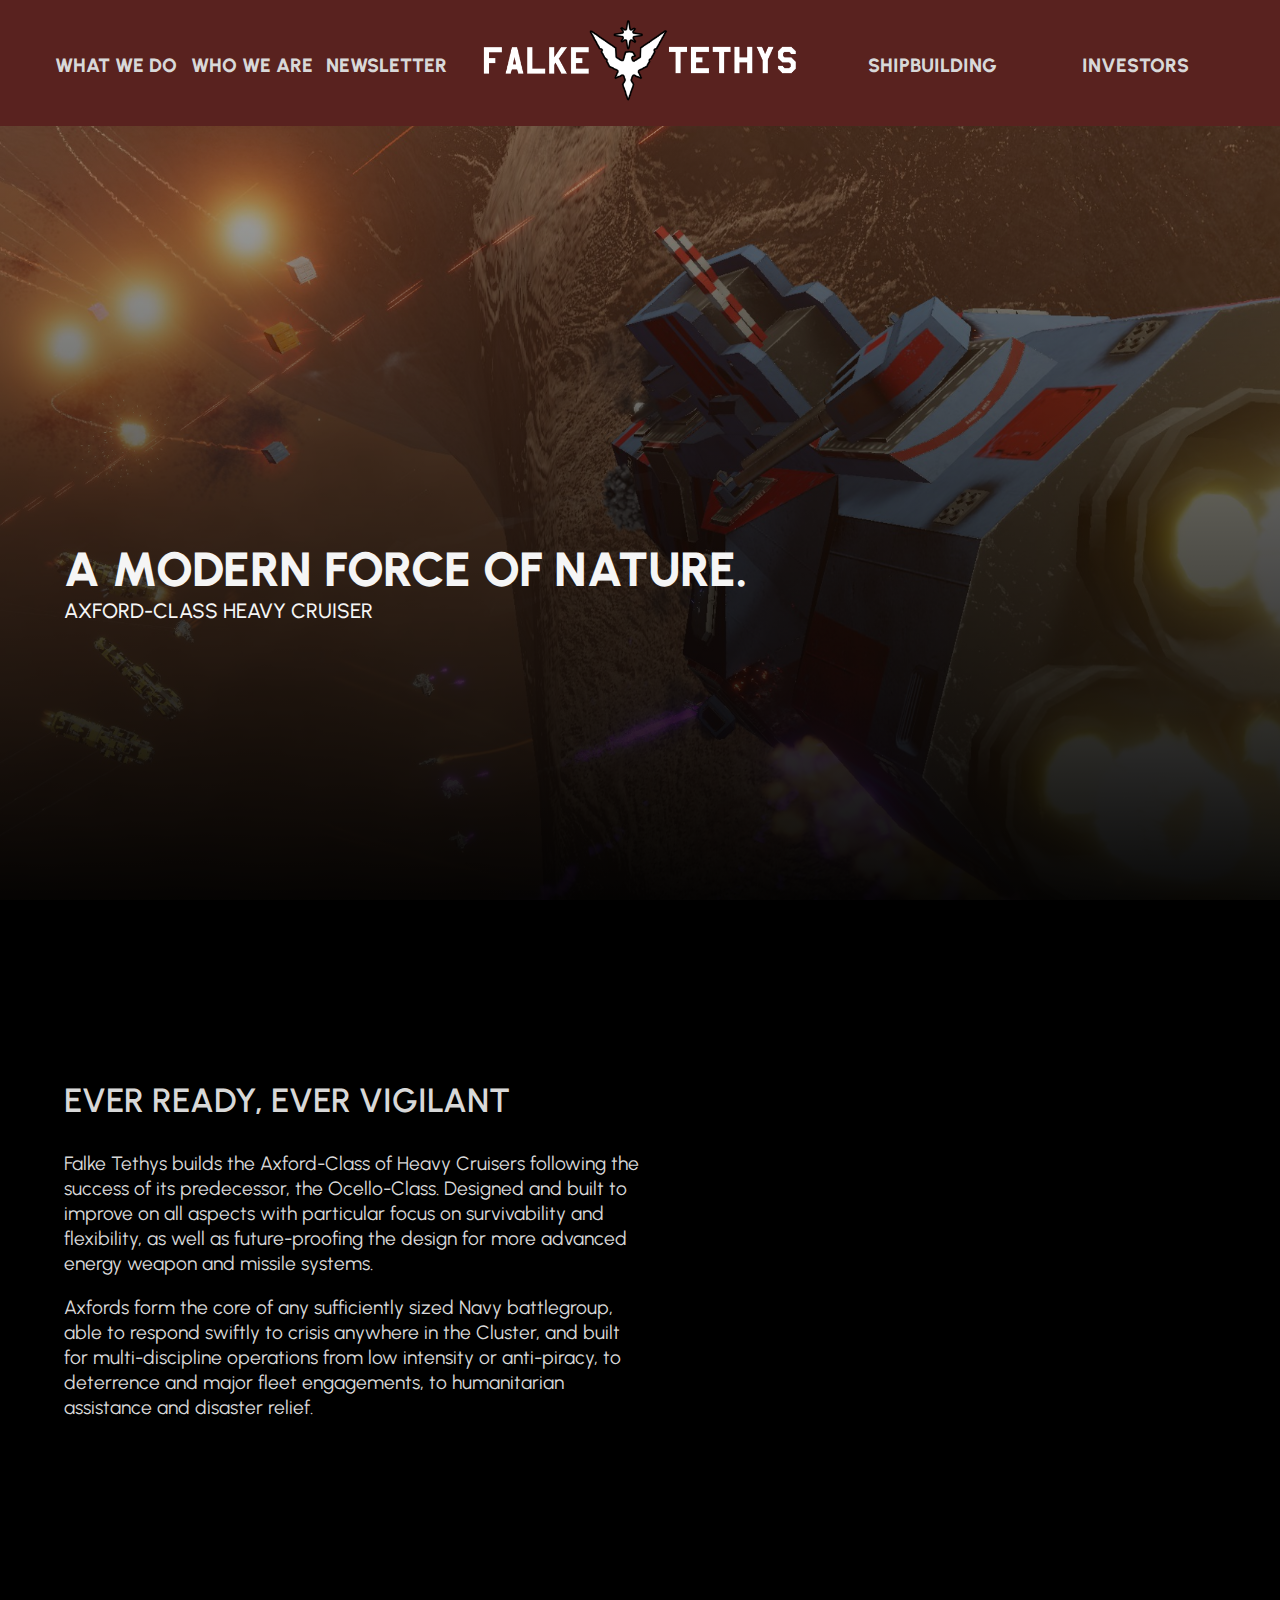
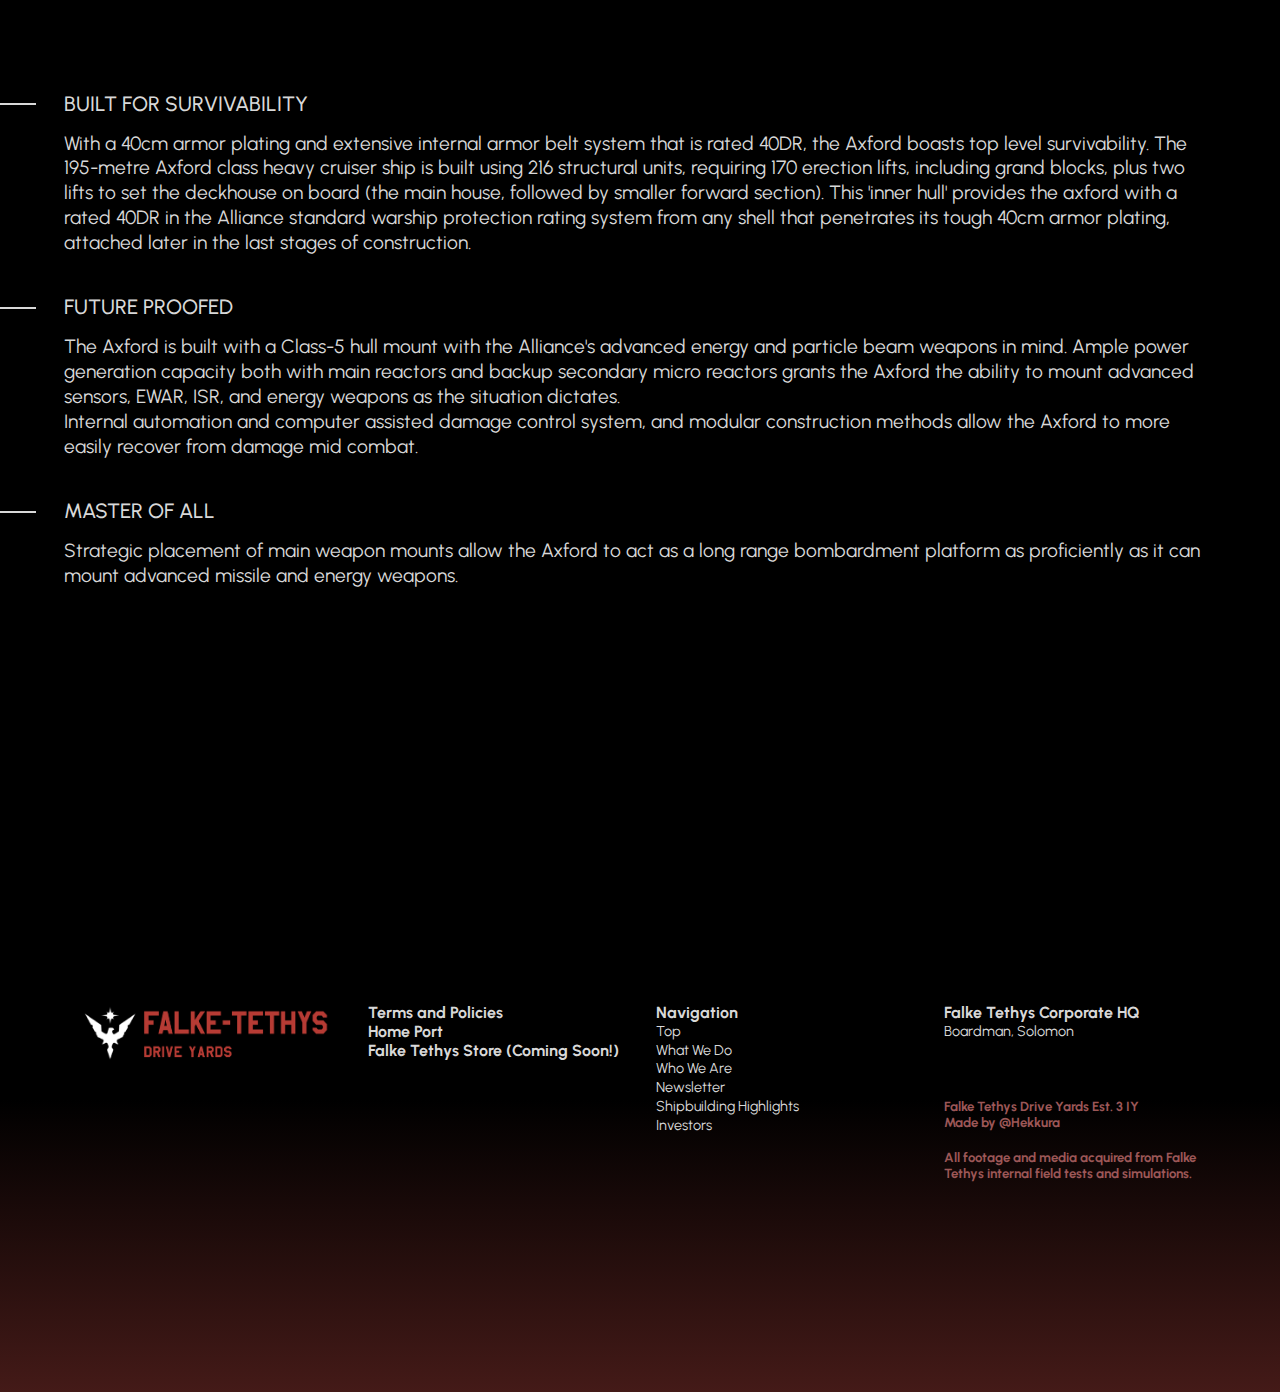
<file: axford.html>
<!DOCTYPE html>
<html lang="en">
    <head>
        <meta charset="UTF-8" />
        <meta name="viewport" content="width=device-width, initial-scale=1.0" />
        <title>Axford-Class Heavy Cruiser</title>

        <!-- CSS -->
        <link rel="stylesheet" href="styles.css" />
        <link rel="stylesheet" href="styles-sub.css" />
        <link rel="icon" type="image/x-icon" href="assets/LogoLarge.png" />
        <!-- Fonts -->
        <link rel="preconnect" href="https://fonts.googleapis.com" />
        <link rel="preconnect" href="https://fonts.gstatic.com" crossorigin />
        <link href="https://fonts.googleapis.com/css2?family=Urbanist:ital,wght@0,100..900;1,100..900&display=swap" rel="stylesheet" />

        <!-- Scripts -->
        <script defer type="text/javascript">
            window.addEventListener("scroll", transparentHeader);
            function transparentHeader() {
                document.getElementById("header").classList.toggle("sticky", window.scrollY > 0);
            }

            window.addEventListener("load", onLoadHero);

            function onLoadHero() {
                let heroHeader = document.getElementById("hero-header");
                let heroP1 = document.getElementById("hero-p1");
                let heroP2 = document.getElementById("hero-p2");
                let heroP3 = document.getElementById("hero-p3");

                heroHeader.style.color = "whitesmoke";
                heroP1.style.color = "whitesmoke";
                heroP2.style.color = "whitesmoke";
                heroP3.style.color = "whitesmoke";
            }
        </script>
    </head>
    <body>
        <div id="page-container">
            <header id="header">
                <nav id="nav-bar-left">
                    <div>
                        <a href="index.html" class="nav-link">WHAT WE DO</a>
                    </div>
                    <div>
                        <a href="index.htmlE" class="nav-link">WHO WE ARE</a>
                    </div>
                    <div>
                        <a href="index.html" class="nav-link">NEWSLETTER</a>
                    </div>
                </nav>

                <a href="index.html">
                    <img src="assets/Falke Tethys Header White.png" alt="Falke Tethys Logo" id="header-img" />
                </a>

                <nav id="nav-bar-right">
                    <div>
                        <a href="index.html" class="nav-link">SHIPBUILDING</a>
                    </div>
                    <div>
                        <a href="index.html" class="nav-link">INVESTORS</a>
                    </div>
                </nav>
            </header>

            <div id="axford-hero" class="main-section hero-subpage">
                <header id="hero-header">A MODERN FORCE OF NATURE.</header>
                <h3 id="hero-p1">AXFORD-CLASS HEAVY CRUISER</h3>
            </div>

            <div class="subpage-desc">
                <div class="section-text">
                    <div class="section-text-container">
                        <h2>EVER READY, EVER VIGILANT</h2>
                        <p>
                            Falke Tethys builds the Axford-Class of Heavy Cruisers following the success of its predecessor, the Ocello-Class.
                            Designed and built to improve on all aspects with particular focus on survivability and flexibility, as well as
                            future-proofing the design for more advanced energy weapon and missile systems.
                        </p>
                        <br />
                        <p>
                            Axfords form the core of any sufficiently sized Navy battlegroup, able to respond swiftly to crisis anywhere in the
                            Cluster, and built for multi-discipline operations from low intensity or anti-piracy, to deterrence and major fleet
                            engagements, to humanitarian assistance and disaster relief.
                        </p>
                    </div>
                    <div class="section-text-container"></div>
                </div>
            </div>

            <div class="subpage-desc">
                <div class="section-desc">
                    <h3>BUILT FOR SURVIVABILITY</h3>
                    <p>
                        With a 40cm armor plating and extensive internal armor belt system that is rated 40DR, the Axford boasts top level
                        survivability. The 195-metre Axford class heavy cruiser ship is built using 216 structural units, requiring 170 erection
                        lifts, including grand blocks, plus two lifts to set the deckhouse on board (the main house, followed by smaller forward
                        section). This 'inner hull' provides the axford with a rated 40DR in the Alliance standard warship protection rating system
                        from any shell that penetrates its tough 40cm armor plating, attached later in the last stages of construction.
                    </p>
                    <br />
                    <br />
                    <h3>FUTURE PROOFED</h3>
                    <p>
                        The Axford is built with a Class-5 hull mount with the Alliance's advanced energy and particle beam weapons in mind. Ample
                        power generation capacity both with main reactors and backup secondary micro reactors grants the Axford the ability to mount
                        advanced sensors, EWAR, ISR, and energy weapons as the situation dictates.
                    </p>

                    <p>
                        Internal automation and computer assisted damage control system, and modular construction methods allow the Axford to more
                        easily recover from damage mid combat.
                    </p>

                    <br />
                    <br />

                    <h3>MASTER OF ALL</h3>
                    <p>
                        Strategic placement of main weapon mounts allow the Axford to act as a long range bombardment platform as proficiently as it
                        can mount advanced missile and energy weapons.
                    </p>
                    <br />
                    <br />
                </div>
            </div>

            <div id="footer" class="main-section">
                <div class="footer-column">
                    <img src="assets/Falke Tethys AssetsHeader.png" alt="" />
                </div>
                <div class="footer-column">
                    <h4>Terms and Policies</h4>
                    <h4>Home Port</h4>
                    <h4>Falke Tethys Store (Coming Soon!)</h4>
                </div>
                <div class="footer-column">
                    <h4>Navigation</h4>
                    <a href="index.html">Top</a>
                    <a href="index.html">What We Do</a>
                    <a href="index.html">Who We Are</a>
                    <a href="index.html">Newsletter</a>
                    <a href="index.html">Shipbuilding Highlights</a>
                    <a href="index.html">Investors</a>
                </div>
                <div class="footer-column">
                    <h4>Falke Tethys Corporate HQ</h4>
                    <p>Boardman, Solomon</p>

                    <br />
                    <br />
                    <br />

                    <h5>Falke Tethys Drive Yards Est. 3 IY</h5>
                    <h5>Made by @Hekkura</h5>
                    <br />
                    <h5>All footage and media acquired from Falke Tethys internal field tests and simulations.</h5>
                </div>
            </div>
        </div>
    </body>
</html>
</file>
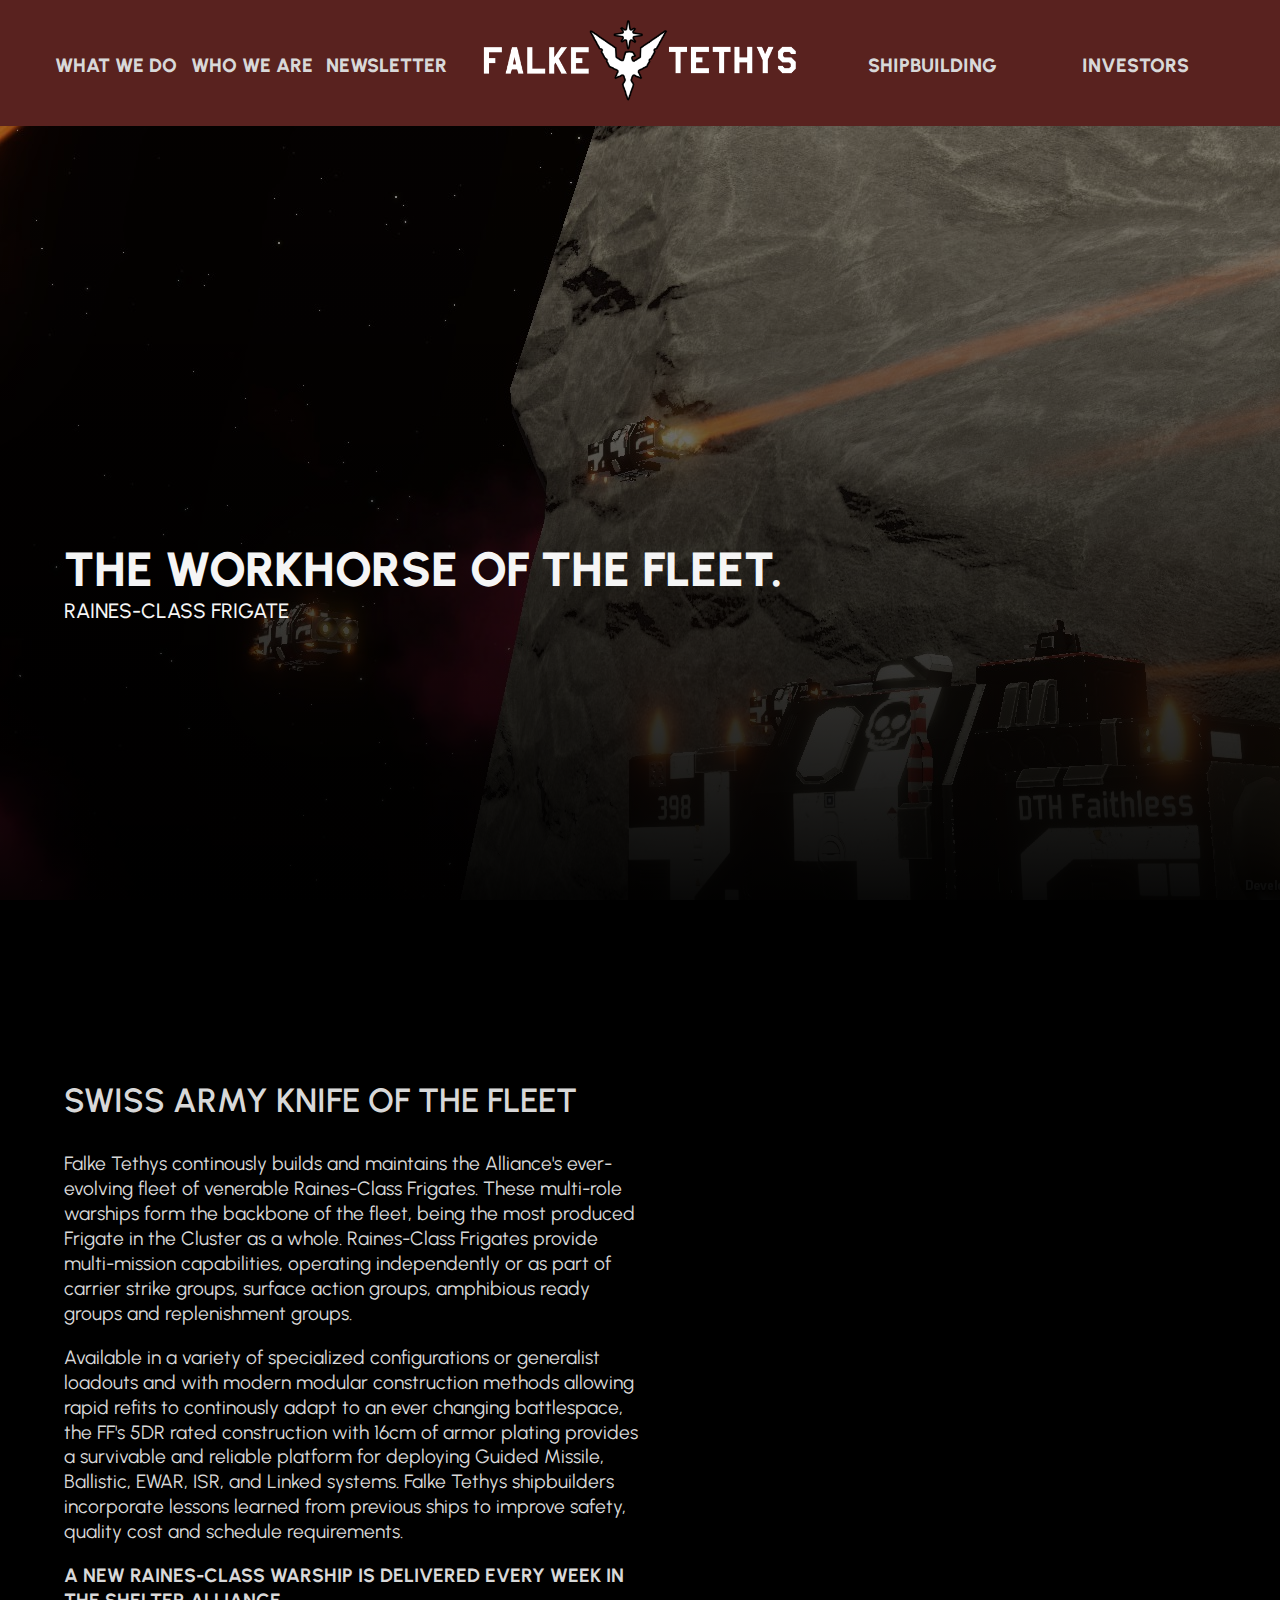
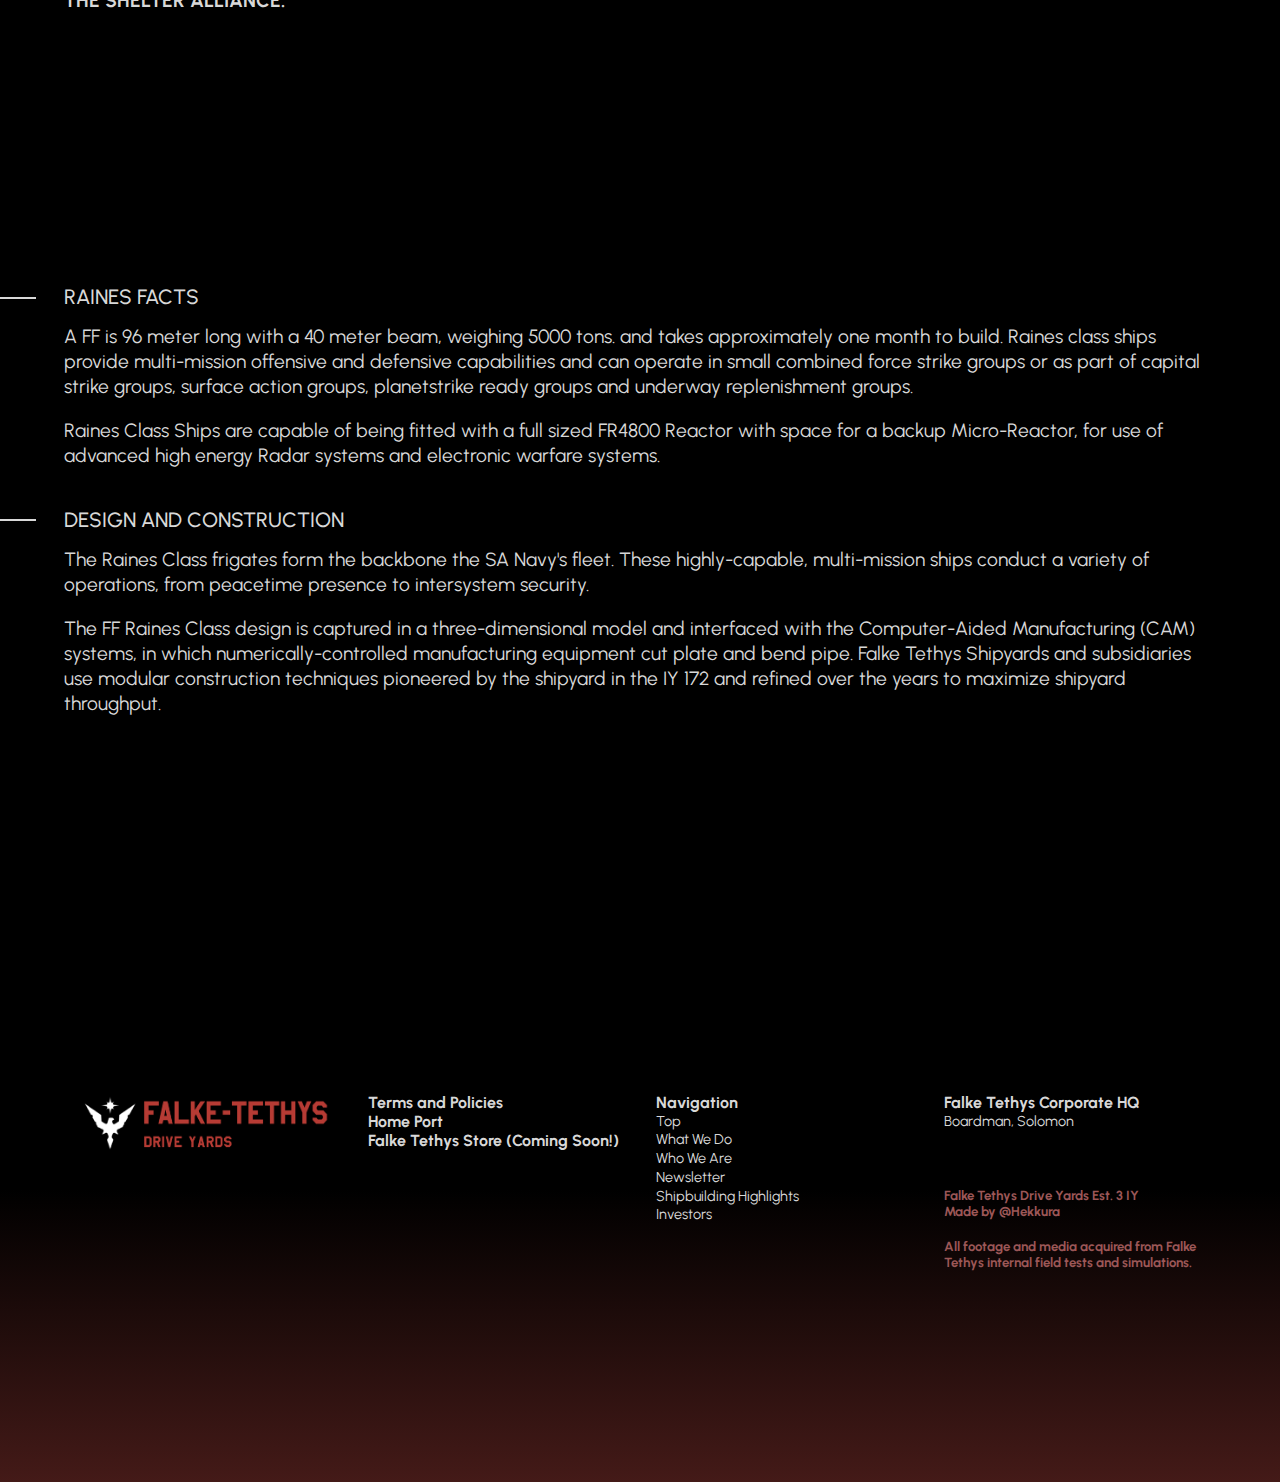
<file: raines.html>
<!DOCTYPE html>
<html lang="en">
    <head>
        <meta charset="UTF-8" />
        <meta name="viewport" content="width=device-width, initial-scale=1.0" />
        <title>Raines-Class Frigate</title>

        <!-- CSS -->
        <link rel="stylesheet" href="styles.css" />
        <link rel="stylesheet" href="styles-sub.css" />
        <link rel="icon" type="image/x-icon" href="assets/LogoLarge.png" />
        <!-- Fonts -->
        <link rel="preconnect" href="https://fonts.googleapis.com" />
        <link rel="preconnect" href="https://fonts.gstatic.com" crossorigin />
        <link href="https://fonts.googleapis.com/css2?family=Urbanist:ital,wght@0,100..900;1,100..900&display=swap" rel="stylesheet" />

        <!-- Scripts -->
        <script defer type="text/javascript">
            window.addEventListener("scroll", transparentHeader);
            function transparentHeader() {
                document.getElementById("header").classList.toggle("sticky", window.scrollY > 0);
            }

            window.addEventListener("load", onLoadHero);

            function onLoadHero() {
                let heroHeader = document.getElementById("hero-header");
                let heroP1 = document.getElementById("hero-p1");
                let heroP2 = document.getElementById("hero-p2");
                let heroP3 = document.getElementById("hero-p3");

                heroHeader.style.color = "whitesmoke";
                heroP1.style.color = "whitesmoke";
                heroP2.style.color = "whitesmoke";
                heroP3.style.color = "whitesmoke";
            }
        </script>
    </head>
    <body>
        <div id="page-container">
            <header id="header">
                <nav id="nav-bar-left">
                    <div>
                        <a href="index.html" class="nav-link">WHAT WE DO</a>
                    </div>
                    <div>
                        <a href="index.htmlE" class="nav-link">WHO WE ARE</a>
                    </div>
                    <div>
                        <a href="index.html" class="nav-link">NEWSLETTER</a>
                    </div>
                </nav>

                <a href="index.html">
                    <img src="assets/Falke Tethys Header White.png" alt="Falke Tethys Logo" id="header-img" />
                </a>

                <nav id="nav-bar-right">
                    <div>
                        <a href="index.html" class="nav-link">SHIPBUILDING</a>
                    </div>
                    <div>
                        <a href="index.html" class="nav-link">INVESTORS</a>
                    </div>
                </nav>
            </header>

            <div id="raines-hero" class="main-section hero-subpage">
                <header id="hero-header">THE WORKHORSE OF THE FLEET.</header>
                <h3 id="hero-p1">RAINES-CLASS FRIGATE</h3>
            </div>

            <div class="subpage-desc">
                <div class="section-text">
                    <div class="section-text-container">
                        <h2>SWISS ARMY KNIFE OF THE FLEET</h2>
                        <p>
                            Falke Tethys continously builds and maintains the Alliance's ever-evolving fleet of venerable Raines-Class Frigates. These
                            multi-role warships form the backbone of the fleet, being the most produced Frigate in the Cluster as a whole.
                            Raines-Class Frigates provide multi-mission capabilities, operating independently or as part of carrier strike groups,
                            surface action groups, amphibious ready groups and replenishment groups.
                        </p>
                        <br />
                        <p>
                            Available in a variety of specialized configurations or generalist loadouts and with modern modular construction methods
                            allowing rapid refits to continously adapt to an ever changing battlespace, the FF's 5DR rated construction with 16cm of
                            armor plating provides a survivable and reliable platform for deploying Guided Missile, Ballistic, EWAR, ISR, and Linked
                            systems. Falke Tethys shipbuilders incorporate lessons learned from previous ships to improve safety, quality cost and
                            schedule requirements.
                        </p>
                        <br />
                        <p><b>A NEW RAINES-CLASS WARSHIP IS DELIVERED EVERY WEEK IN THE SHELTER ALLIANCE.</b></p>
                    </div>
                    <div class="section-text-container"></div>
                </div>
            </div>

            <div class="subpage-desc">
                <div class="section-desc">
                    <h3>RAINES FACTS</h3>
                    <p>
                        A FF is 96 meter long with a 40 meter beam, weighing 5000 tons. and takes approximately one month to build. Raines class ships
                        provide multi-mission offensive and defensive capabilities and can operate in small combined force strike groups or as part of
                        capital strike groups, surface action groups, planetstrike ready groups and underway replenishment groups.
                    </p>
                    <br />
                    <p>
                        Raines Class Ships are capable of being fitted with a full sized FR4800 Reactor with space for a backup Micro-Reactor, for use
                        of advanced high energy Radar systems and electronic warfare systems.
                    </p>
                    <br />
                    <br />
                    <h3>DESIGN AND CONSTRUCTION</h3>
                    <p>
                        The Raines Class frigates form the backbone the SA Navy's fleet. These highly-capable, multi-mission ships conduct a variety
                        of operations, from peacetime presence to intersystem security.
                    </p>
                    <br />
                    <p>
                        The FF Raines Class design is captured in a three-dimensional model and interfaced with the Computer-Aided Manufacturing (CAM)
                        systems, in which numerically-controlled manufacturing equipment cut plate and bend pipe. Falke Tethys Shipyards and
                        subsidiaries use modular construction techniques pioneered by the shipyard in the IY 172 and refined over the years to
                        maximize shipyard throughput.
                    </p>
                </div>
            </div>

            <div id="footer" class="main-section">
                <div class="footer-column">
                    <img src="assets/Falke Tethys AssetsHeader.png" alt="" />
                </div>
                <div class="footer-column">
                    <h4>Terms and Policies</h4>
                    <h4>Home Port</h4>
                    <h4>Falke Tethys Store (Coming Soon!)</h4>
                </div>
                <div class="footer-column">
                    <h4>Navigation</h4>
                    <a href="index.html">Top</a>
                    <a href="index.html">What We Do</a>
                    <a href="index.html">Who We Are</a>
                    <a href="index.html">Newsletter</a>
                    <a href="index.html">Shipbuilding Highlights</a>
                    <a href="index.html">Investors</a>
                </div>
                <div class="footer-column">
                    <h4>Falke Tethys Corporate HQ</h4>
                    <p>Boardman, Solomon</p>

                    <br />
                    <br />
                    <br />

                    <h5>Falke Tethys Drive Yards Est. 3 IY</h5>
                    <h5>Made by @Hekkura</h5>
                    <br />
                    <h5>All footage and media acquired from Falke Tethys internal field tests and simulations.</h5>
                </div>
            </div>
        </div>
    </body>
</html>

<!-- 
     
           
 -->
</file>
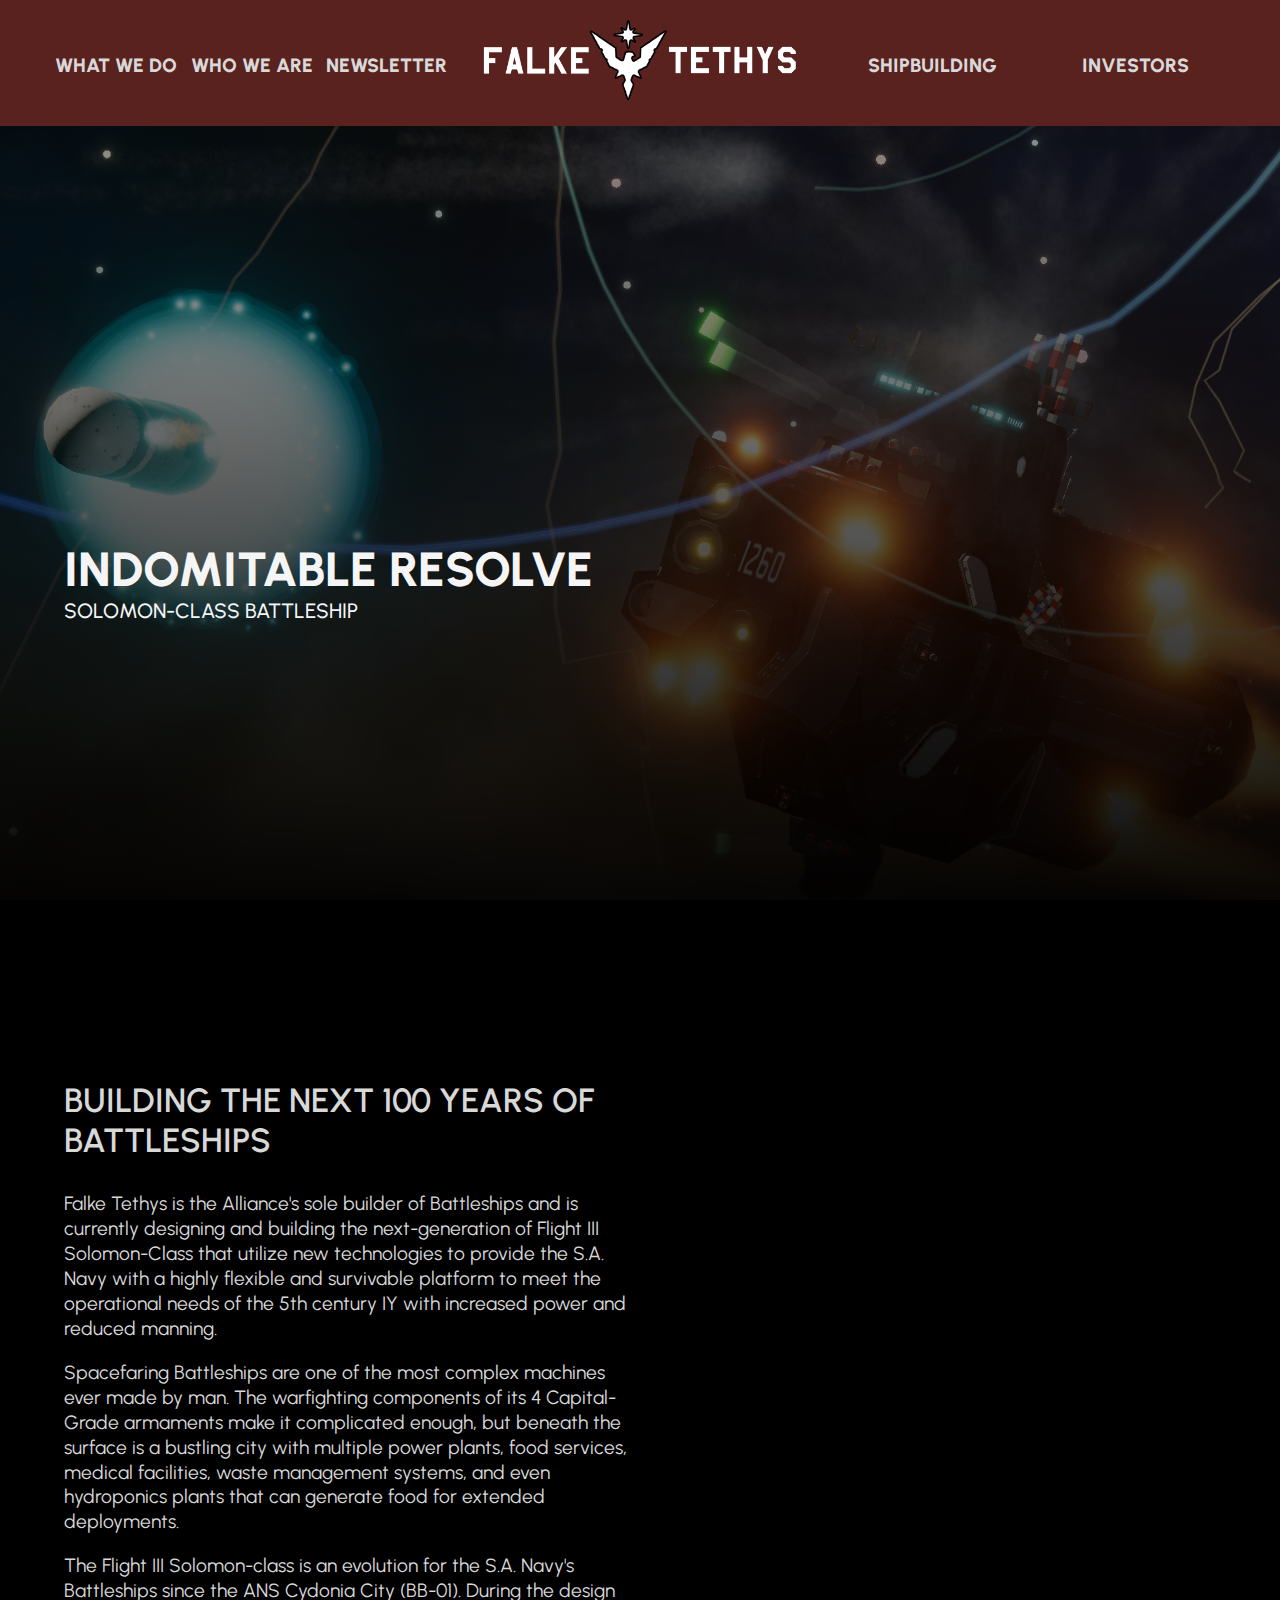
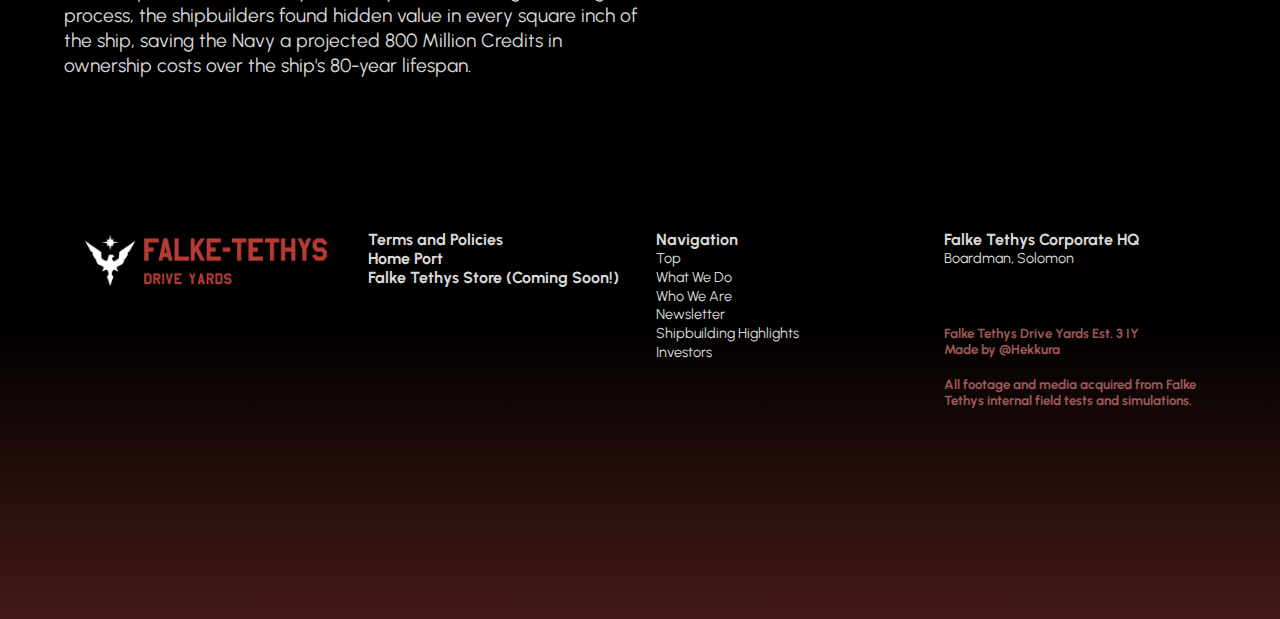
<file: solomon.html>
<!DOCTYPE html>
<html lang="en">
    <head>
        <meta charset="UTF-8" />
        <meta name="viewport" content="width=device-width, initial-scale=1.0" />
        <title>Solomon-Class Battleship</title>

        <!-- CSS -->
        <link rel="stylesheet" href="styles.css" />
        <link rel="stylesheet" href="styles-sub.css" />
        <link rel="icon" type="image/x-icon" href="assets/LogoLarge.png" />
        <!-- Fonts -->
        <link rel="preconnect" href="https://fonts.googleapis.com" />
        <link rel="preconnect" href="https://fonts.gstatic.com" crossorigin />
        <link href="https://fonts.googleapis.com/css2?family=Urbanist:ital,wght@0,100..900;1,100..900&display=swap" rel="stylesheet" />

        <!-- Scripts -->
        <script defer type="text/javascript">
            window.addEventListener("scroll", transparentHeader);
            function transparentHeader() {
                document.getElementById("header").classList.toggle("sticky", window.scrollY > 0);
            }

            window.addEventListener("load", onLoadHero);

            function onLoadHero() {
                let heroHeader = document.getElementById("hero-header");
                let heroP1 = document.getElementById("hero-p1");
                let heroP2 = document.getElementById("hero-p2");
                let heroP3 = document.getElementById("hero-p3");

                heroHeader.style.color = "whitesmoke";
                heroP1.style.color = "whitesmoke";
                heroP2.style.color = "whitesmoke";
                heroP3.style.color = "whitesmoke";
            }
        </script>
    </head>
    <body>
        <div id="page-container">
            <header id="header">
                <nav id="nav-bar-left">
                    <div>
                        <a href="index.html" class="nav-link">WHAT WE DO</a>
                    </div>
                    <div>
                        <a href="index.htmlE" class="nav-link">WHO WE ARE</a>
                    </div>
                    <div>
                        <a href="index.html" class="nav-link">NEWSLETTER</a>
                    </div>
                </nav>

                <a href="index.html">
                    <img src="assets/Falke Tethys Header White.png" alt="Falke Tethys Logo" id="header-img" />
                </a>

                <nav id="nav-bar-right">
                    <div>
                        <a href="index.html" class="nav-link">SHIPBUILDING</a>
                    </div>
                    <div>
                        <a href="index.html" class="nav-link">INVESTORS</a>
                    </div>
                </nav>
            </header>

            <div id="solomon-hero" class="main-section hero-subpage">
                <header id="hero-header">INDOMITABLE RESOLVE</header>
                <h3 id="hero-p1">SOLOMON-CLASS BATTLESHIP</h3>
            </div>

            <div class="subpage-desc">
                <div class="section-text">
                    <div class="section-text-container">
                        <h2>BUILDING THE NEXT 100 YEARS OF BATTLESHIPS</h2>
                        <p>
                            Falke Tethys is the Alliance's sole builder of Battleships and is currently designing and building the next-generation of
                            Flight III Solomon-Class that utilize new technologies to provide the S.A. Navy with a highly flexible and survivable
                            platform to meet the operational needs of the 5th century IY with increased power and reduced manning.
                        </p>
                        <br />
                        <p>
                            Spacefaring Battleships are one of the most complex machines ever made by man. The warfighting components of its 4
                            Capital-Grade armaments make it complicated enough, but beneath the surface is a bustling city with multiple power plants,
                            food services, medical facilities, waste management systems, and even hydroponics plants that can generate food for
                            extended deployments.
                        </p>
                        <br />
                        <p>
                            The Flight III Solomon-class is an evolution for the S.A. Navy's Battleships since the ANS Cydonia City (BB-01). During
                            the design process, the shipbuilders found hidden value in every square inch of the ship, saving the Navy a projected 800
                            Million Credits in ownership costs over the ship's 80-year lifespan.
                        </p>
                    </div>
                    <div class="section-text-container"></div>
                </div>
            </div>

            <div id="footer" class="main-section">
                <div class="footer-column">
                    <img src="assets/Falke Tethys AssetsHeader.png" alt="" />
                </div>
                <div class="footer-column">
                    <h4>Terms and Policies</h4>
                    <h4>Home Port</h4>
                    <h4>Falke Tethys Store (Coming Soon!)</h4>
                </div>
                <div class="footer-column">
                    <h4>Navigation</h4>
                    <a href="index.html">Top</a>
                    <a href="index.html">What We Do</a>
                    <a href="index.html">Who We Are</a>
                    <a href="index.html">Newsletter</a>
                    <a href="index.html">Shipbuilding Highlights</a>
                    <a href="index.html">Investors</a>
                </div>
                <div class="footer-column">
                    <h4>Falke Tethys Corporate HQ</h4>
                    <p>Boardman, Solomon</p>

                    <br />
                    <br />
                    <br />

                    <h5>Falke Tethys Drive Yards Est. 3 IY</h5>
                    <h5>Made by @Hekkura</h5>
                    <br />
                    <h5>All footage and media acquired from Falke Tethys internal field tests and simulations.</h5>
                </div>
            </div>
        </div>
    </body>
</html>
</file>
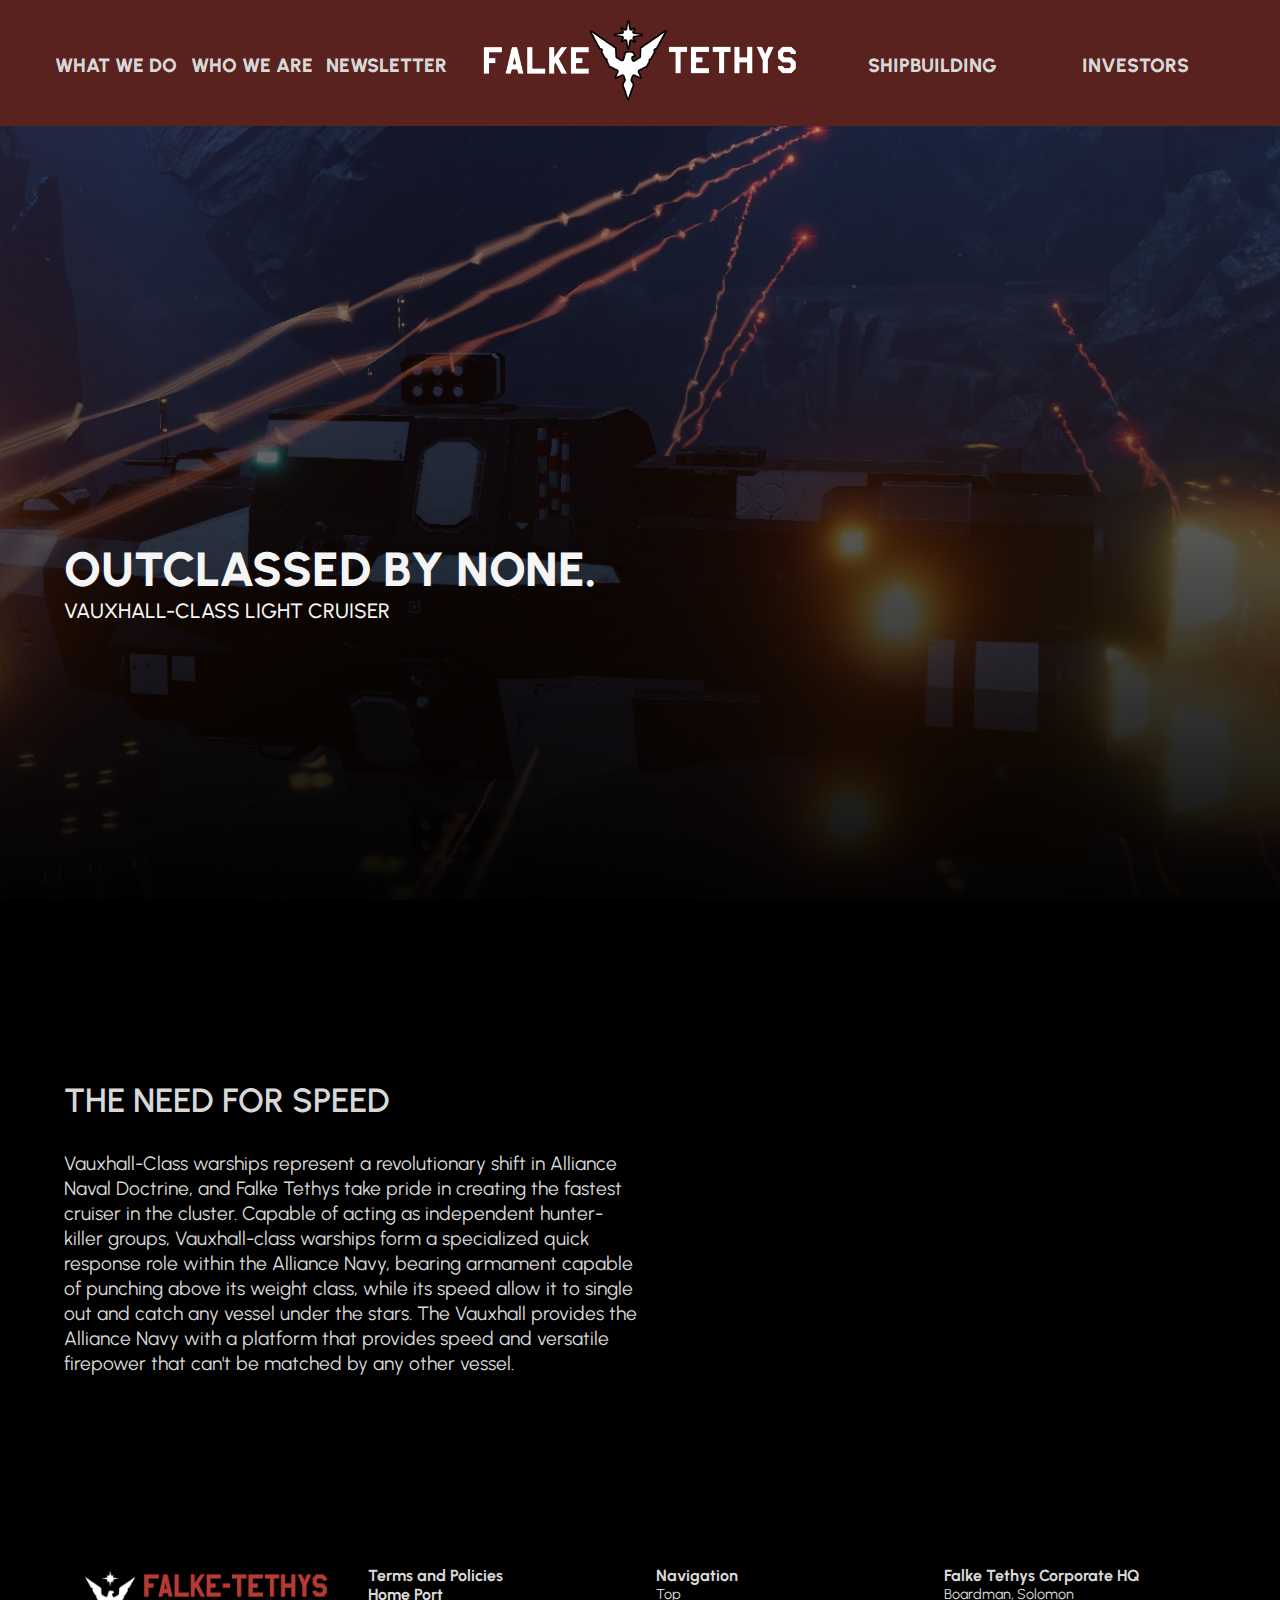
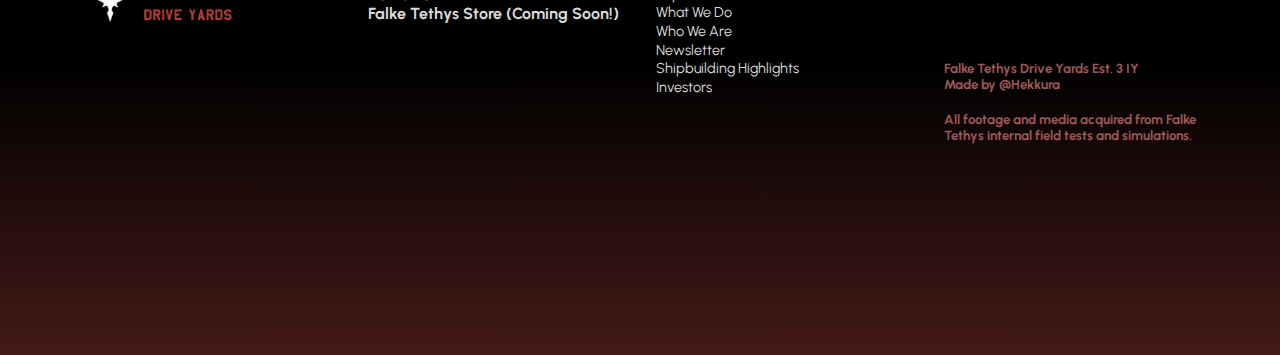
<file: vauxhall.html>
<!DOCTYPE html>
<html lang="en">
    <head>
        <meta charset="UTF-8" />
        <meta name="viewport" content="width=device-width, initial-scale=1.0" />
        <title>Vauxhall-Class Light Cruiser</title>

        <!-- CSS -->
        <link rel="stylesheet" href="styles.css" />
        <link rel="stylesheet" href="styles-sub.css" />
        <link rel="icon" type="image/x-icon" href="assets/LogoLarge.png" />
        <!-- Fonts -->
        <link rel="preconnect" href="https://fonts.googleapis.com" />
        <link rel="preconnect" href="https://fonts.gstatic.com" crossorigin />
        <link href="https://fonts.googleapis.com/css2?family=Urbanist:ital,wght@0,100..900;1,100..900&display=swap" rel="stylesheet" />

        <!-- Scripts -->
        <script defer type="text/javascript">
            window.addEventListener("scroll", transparentHeader);
            function transparentHeader() {
                document.getElementById("header").classList.toggle("sticky", window.scrollY > 0);
            }

            window.addEventListener("load", onLoadHero);

            function onLoadHero() {
                let heroHeader = document.getElementById("hero-header");
                let heroP1 = document.getElementById("hero-p1");
                let heroP2 = document.getElementById("hero-p2");
                let heroP3 = document.getElementById("hero-p3");

                heroHeader.style.color = "whitesmoke";
                heroP1.style.color = "whitesmoke";
                heroP2.style.color = "whitesmoke";
                heroP3.style.color = "whitesmoke";
            }
        </script>
    </head>
    <body>
        <div id="page-container">
            <header id="header">
                <nav id="nav-bar-left">
                    <div>
                        <a href="index.html" class="nav-link">WHAT WE DO</a>
                    </div>
                    <div>
                        <a href="index.htmlE" class="nav-link">WHO WE ARE</a>
                    </div>
                    <div>
                        <a href="index.html" class="nav-link">NEWSLETTER</a>
                    </div>
                </nav>

                <a href="index.html">
                    <img src="assets/Falke Tethys Header White.png" alt="Falke Tethys Logo" id="header-img" />
                </a>

                <nav id="nav-bar-right">
                    <div>
                        <a href="index.html" class="nav-link">SHIPBUILDING</a>
                    </div>
                    <div>
                        <a href="index.html" class="nav-link">INVESTORS</a>
                    </div>
                </nav>
            </header>

            <div id="vauxhall-hero" class="main-section hero-subpage">
                <header id="hero-header">OUTCLASSED BY NONE.</header>
                <h3 id="hero-p1">VAUXHALL-CLASS LIGHT CRUISER</h3>
            </div>

            <div class="subpage-desc">
                <div class="section-text">
                    <div class="section-text-container">
                        <h2>THE NEED FOR SPEED</h2>
                        <p>
                            Vauxhall-Class warships represent a revolutionary shift in Alliance Naval Doctrine, and Falke Tethys take pride in
                            creating the fastest cruiser in the cluster. Capable of acting as independent hunter-killer groups, Vauxhall-class
                            warships form a specialized quick response role within the Alliance Navy, bearing armament capable of punching above its
                            weight class, while its speed allow it to single out and catch any vessel under the stars. The Vauxhall provides the
                            Alliance Navy with a platform that provides speed and versatile firepower that can't be matched by any other vessel.
                        </p>
                        <br />
                        <p></p>
                        <br />
                    </div>
                    <div class="section-text-container"></div>
                </div>
            </div>

            <div id="footer" class="main-section">
                <div class="footer-column">
                    <img src="assets/Falke Tethys AssetsHeader.png" alt="" />
                </div>
                <div class="footer-column">
                    <h4>Terms and Policies</h4>
                    <h4>Home Port</h4>
                    <h4>Falke Tethys Store (Coming Soon!)</h4>
                </div>
                <div class="footer-column">
                    <h4>Navigation</h4>
                    <a href="index.html">Top</a>
                    <a href="index.html">What We Do</a>
                    <a href="index.html">Who We Are</a>
                    <a href="index.html">Newsletter</a>
                    <a href="index.html">Shipbuilding Highlights</a>
                    <a href="index.html">Investors</a>
                </div>
                <div class="footer-column">
                    <h4>Falke Tethys Corporate HQ</h4>
                    <p>Boardman, Solomon</p>

                    <br />
                    <br />
                    <br />

                    <h5>Falke Tethys Drive Yards Est. 3 IY</h5>
                    <h5>Made by @Hekkura</h5>
                    <br />
                    <h5>All footage and media acquired from Falke Tethys internal field tests and simulations.</h5>
                </div>
            </div>
        </div>
    </body>
</html>
</file>
<file: styles.css>
:root {
    --primary: #59221f;
    --primary-light: #b98988;
    --primary-light-2: #9c5757;
    --white: #d8d8d8;
    --dark-transparent: rgba(44, 44, 58, 0.3);
    --dark: rgba(44, 44, 58);
}

* {
    margin: 0;
    padding: 0;
    box-sizing: border-box;
    outline: none;
    border: none;
    text-decoration: none;
}

html {
    scroll-behavior: smooth;
}
body {
    font-family: "Urbanist", sans-serif;
    font-weight: 400;
    background-color: black;
}

header {
    font-weight: 800;
    font-size: 4rem;
}

p,
a,
li {
    font-size: 1.2rem;
    line-height: 1.3;
    text-decoration: none;
}

h1 {
    font-size: 4.5rem;
    font-weight: 800;
}
h2 {
    font-size: 3rem;
    font-weight: 600;
}

h3 {
    font-size: 1.6rem;
    font-weight: 500;
}
h5 {
    color: var(--primary-light-2);
}
h6 {
    font-size: 1.25rem;
    font-weight: 300;
    letter-spacing: -0.5px;
}
/* ================================================ */
/* NAVBAR and HEADER */

#header {
    display: flex;
    background: transparent;
    position: fixed;

    width: 100%;
    height: 14vh;
    padding: 0px 96px;

    flex-direction: row;
    justify-content: space-between;
    align-items: center;
    gap: 3vw;

    font-weight: 800;
    transition: 0.4s ease-out;
    z-index: 12;
}
#header div {
    padding-bottom: 16px;
}

#header:hover {
    background-color: var(--primary);
}
#header.sticky {
    background-color: var(--primary);
}

#header-img {
    width: 320px;
}

#header nav {
    display: flex;
    flex-direction: row;
    justify-content: space-around;
    align-items: center;
    width: 100%;
    height: 100%;
}

#header nav a {
    color: var(--white);
    transition: 0.4s;
}

#header nav a:hover {
    color: var(--primary-light);
}

/* ================================================ */
/* BACKGROUND VIDEO */
.video-container {
    width: 100%;
    height: 100vh;
    position: absolute;
    right: 0;
    top: 0px;
    z-index: -1;

    overflow: hidden;
}
.video-container video {
    position: absolute;

    top: 50%;
    left: 50%;
    transform: translate(-50%, -50%);
    min-width: 100%;
    min-height: 100%;
}
/* ================================================ */
.main-section {
    padding-left: 128px;
    padding-right: 128px;
}

/* ================================================ */
/* ================================================ */
/* HERO */
#hero {
    background-color: var(--dark-transparent);
    color: var(--white);

    z-index: 2;
    min-height: 100vh;
    padding-top: 35vh;
    padding-bottom: 10vh;
}
#hero header {
    margin-bottom: 2rem;
}

#hero h6 {
    margin-bottom: 1.5rem;
}

#hero-header {
    color: transparent;
    transition: 1s ease-out;
    transition-delay: 2s;
}
#hero-p1 {
    color: transparent;
    transition: 1s ease-out;
    transition-delay: 3.5s;
}
#hero-p2 {
    color: transparent;
    transition: 1s ease-out;
    transition-delay: 4s;
}
#hero-p3 {
    color: transparent;
    transition: 1s ease-out;
    transition-delay: 4.5s;
}
/* ================================================ */
.section-banner {
    margin-bottom: 15vh;
}

.section-desc {
    display: inline-block;
    margin-bottom: 25vh;
}

.section-desc h3 {
    transition: 0.25s ease-in-out;
    margin-bottom: 3.5rem;
    position: relative;
}
.section-text {
    display: flex;
    flex-direction: row;
}

.section-text-right {
    display: flex;
    flex-direction: row-reverse;
}

.section-text-container {
    width: 50%;
}

.section-text-container h2 {
    margin-bottom: 2rem;
}

/* ================================================ */
/* WHAT WE DO SECTION */
#WHAT_WE_DO {
    background-image: linear-gradient(black 25%, var(--primary) 95%);
    color: var(--white);
    padding-top: 32vh;
    padding-bottom: 10vh;
    min-height: 180vh;

    text-align: right;
}

#WHAT_WE_DO .section-desc h3::after {
    content: "";
    display: block;
    width: 100px;
    height: 2px;
    background-color: var(--white);
    position: absolute;
    top: 50%;
    right: -128px;
}

/* ============================================ */
/* ============================================ */
/* WHO WE ARE */
#WHO_WE_ARE {
    background: linear-gradient(rgba(0, 0, 0, 0.3), black 70%), url("assets/AxfordBG.png") center center fixed;
    background-size: cover;

    color: var(--white);
    padding-top: 20vh;
    padding-bottom: 10vh;
    min-height: 200vh;

    text-align: left;
}

#WHO_WE_ARE .section-desc h3::after {
    content: "";
    display: block;
    width: 100px;
    height: 2px;
    background-color: var(--white);
    position: absolute;
    top: 50%;
    left: -128px;
}

/* ============================================ */
/* ============================================ */
/* NEWSLETTER */

#NEWSLETTER {
    background: linear-gradient(to left, rgba(0, 0, 0, 0.4), black 90%), url("assets/VauxhallBG1.png") center center fixed;
    background-size: cover;

    color: var(--white);
    padding-top: 25vh;
    padding-bottom: 10vh;
    min-height: 100vh;

    text-align: left;
}

#NEWSLETTER h2 {
    margin-bottom: 1rem;
}

#NEWSLETTER form {
    margin-top: 4rem;
    display: flex;
    flex-direction: column;
    justify-content: flex-start;
    align-items: flex-start;
    gap: 0.5rem;
}

input {
    font-family: "Urbanist", sans-serif;
    border-radius: 8px;
}

input[type="email"] {
    height: 2.5rem;
    font-size: 1.5rem;

    width: 40%;
    background: rgba(255, 255, 255, 0.1);
    color: var(--white);
    transition: 0.3s ease-out;
    padding: 12px;
}

input[type="email"]:focus {
    background: rgba(255, 255, 255, 0.75);
    color: var(--dark);
}

input[type="submit"] {
    width: 40%;
    height: 2.5rem;
    font-size: 1.5rem;
    background: rgba(255, 255, 255, 0.1);
    color: var(--white);

    cursor: pointer;
    transition: 0.2s ease-out;
}

input[type="submit"]:hover {
    background: rgba(255, 255, 255, 0.75);
    color: var(--dark);
}

/* ============================================ */
/* ============================================ */
/* SHIPBUILDING */

#SHIPBUILDING {
    background-size: cover;
    background: linear-gradient(rgba(0, 0, 0, 0.65), rgba(0, 0, 0, 0.65)), url("assets/AxfordBG2.png");

    color: var(--white);
    padding-top: 25vh;
    padding-bottom: 10vh;
    min-height: 100vh;
}

#SHIPBUILDING header {
    margin-bottom: 10vh;
}

.ship-classes {
    display: flex;
    flex-wrap: wrap;
    border-left: 2px var(--primary-light) solid;
    border-right: 2px var(--primary-light) solid;
    height: 50%;
}

.ship-class {
    flex: 25%;
    max-width: 25%;
    padding: 1.5rem;

    display: flex;
    flex-direction: column;
    justify-content: flex-end;
    border-right: 2px var(--primary-light) solid;

    transition: 0.3s ease-out;
}
.ship-class h3 {
    color: var(--white);
}
.ship-class h5 {
    color: var(--primary-light-2);
}

.ship-class:last-child {
    border-right: none;
}

.ship-class:hover {
    transform: translateY(-16px);
}

/* ============================================ */
/* ============================================ */
/* INVESTORS */
#INVESTORS {
    background: linear-gradient(to left, rgba(0, 0, 0, 0.6), black 70%), url("assets/AllianceRoundelBlack.png") right center fixed;
    background-color: black;
    background-size: contain;
    background-repeat: no-repeat;

    color: var(--white);
    padding-top: 20vh;
    padding-bottom: 10vh;
    min-height: 100vh;
}
#INVESTORS .investor-figures {
    display: flex;
    flex-direction: row;
    justify-content: space-between;
    align-items: center;
    padding-top: 10vh;
}

#INVESTORS .investor-figures figure {
    display: flex;
    flex-direction: column;
    justify-content: center;
    align-items: center;
}
/* ============================================ */
/* ============================================ */
/* footer */
#footer {
    background-image: linear-gradient(black 35%, var(--primary) 120%);
    background-size: cover;

    color: var(--white);
    padding-top: 5vh;
    padding-bottom: 10vh;
    min-height: 50vh;

    display: flex;
    flex-wrap: wrap;
    justify-content: center;
}

.footer-column {
    flex: 25%;
    max-width: 25%;
    padding: 1rem;

    display: flex;
    flex-direction: column;
}

.footer-column p,
.footer-column a {
    font-size: 0.9rem;
    color: var(--white);
}

.footer-column a:hover {
    text-decoration: underline;
}

.footer-column img {
    max-width: 100%;
}

/* ============================== */
/* SUBPAGE STYLES */

.hero-subpage {
    background-color: var(--dark-transparent);

    color: var(--white);

    z-index: 2;
    min-height: 100vh;
    padding-top: 60vh;
    padding-bottom: 10vh;
}

.subpage-desc {
    min-height: 40vh;
    padding-top: 20vh;
    padding-bottom: 10vh;
    color: var(--white);

    padding-left: 128px;
    padding-right: 128px;
}

#axford-hero {
    background: linear-gradient(rgba(0, 0, 0, 0.25) 5%, black 105%), url("assets/AxfordBG5.png") center center fixed;
    background-size: cover;
}
#raines-hero {
    background: linear-gradient(rgba(0, 0, 0, 0.25) 5%, black 105%), url("assets/RainesBG12.png") center center fixed;
    background-size: cover;
}
#solomon-hero {
    background: linear-gradient(rgba(0, 0, 0, 0.25) 5%, black 105%), url("assets/SolomonBG1.png") center center fixed;
    background-size: cover;
}
#vauxhall-hero {
    background: linear-gradient(rgba(0, 0, 0, 0.25) 5%, black 105%), url("assets/VauxhallBG2.png") center center fixed;
    background-size: cover;
}

.subpage-desc .section-desc h3 {
    margin-bottom: 1rem;
}

.subpage-desc .section-desc h3::after {
    content: "";
    display: block;
    width: 100px;
    height: 2px;
    background-color: var(--white);
    position: absolute;
    top: 50%;
    left: -128px;
}
/* ============================== */ /* ============================== */
/* MEDIA QUERIES */

@media screen and (max-width: 1400px) {
    header {
        font-size: 3rem;
    }

    p,
    a,
    li {
        font-size: 1rem;
    }

    h1 {
        font-size: 3.5rem;
    }
    h2 {
        font-size: 2.1rem;
    }

    h3 {
        font-size: 1.3rem;
    }
    h6 {
        font-size: 0.9rem;
    }

    #header {
        padding: 0px 48px;
        gap: 2vw;
    }
    .main-section,
    .subpage-desc {
        padding-left: 64px;
        padding-right: 64px;
        overflow: hidden;
    }
}

@media screen and (max-width: 1200px) {
    a {
        font-size: 0.8rem;
    }
    #header {
        gap: 1vw;
    }
    input {
        width: 70%;
    }
    input[type="email"] {
        width: 70%;
    }
    input[type="submit"] {
        width: 70%;
    }
}

@media screen and (max-width: 900px) {
    #header nav {
        display: none;
    }
    #header {
        justify-content: center;
    }
    .section-text,
    .section-text-right {
        display: inline-block;
    }
    .section-text-container {
        width: 90%;
    }
    .ship-class {
        flex: 50%;
        max-width: 50%;
        padding: 0.75rem;
    }
    #INVESTORS .investor-figures {
        flex-direction: column;
    }
    #footer {
        gap: 1rem;
    }
    .footer-column {
        flex: 50%;
        max-width: 50%;
        padding: 0.5rem;
    }
    .main-section,
    .subpage-desc {
        padding-left: 32px;
        padding-right: 32px;
    }
    input[type="email"] {
        width: 90%;
    }
    input[type="submit"] {
        width: 90%;
    }
}

@media screen and (max-width: 600px) {
    .ship-class {
        flex: 100%;
        max-width: 100%;
        padding: 0.25rem;
    }
    .footer-column {
        flex: 100%;
        max-width: 100%;
        padding: 0.25rem;
    }
    .main-section,
    .subpage-desc {
        padding-left: 24px;
        padding-right: 24px;
    }
}
</file>
<file: styles-sub.css>
p,
a,
li {
    font-size: 1.2rem;
    line-height: 1.3;
    text-decoration: none;
}

.hero-subpage {
    background-color: var(--dark-transparent);

    color: var(--white);

    z-index: 2;
    min-height: 100vh;
    padding-top: 60vh;
    padding-bottom: 10vh;
}

.subpage-desc {
    min-height: 40vh;
    padding-top: 20vh;
    padding-bottom: 10vh;
    color: var(--white);
}

#axford-hero {
    background: linear-gradient(rgba(0, 0, 0, 0.25) 5%, black 105%), url("assets/AxfordBG5.png") center center fixed;
    background-size: cover;
}
#raines-hero {
    background: linear-gradient(rgba(0, 0, 0, 0.25) 5%, black 105%), url("assets/RainesBG12.png") center center fixed;
    background-size: cover;
}
#solomon-hero {
    background: linear-gradient(rgba(0, 0, 0, 0.25) 5%, black 105%), url("assets/SolomonBG1.png") center center fixed;
    background-size: cover;
}
#vauxhall-hero {
    background: linear-gradient(rgba(0, 0, 0, 0.25) 5%, black 105%), url("assets/VauxhallBG2.png") center center fixed;
    background-size: cover;
}

.subpage-desc .section-desc h3 {
    margin-bottom: 1rem;
}

.subpage-desc .section-desc h3::after {
    content: "";
    display: block;
    width: 100px;
    height: 2px;
    background-color: var(--white);
    position: absolute;
    top: 50%;
    left: -128px;
}
</file>
